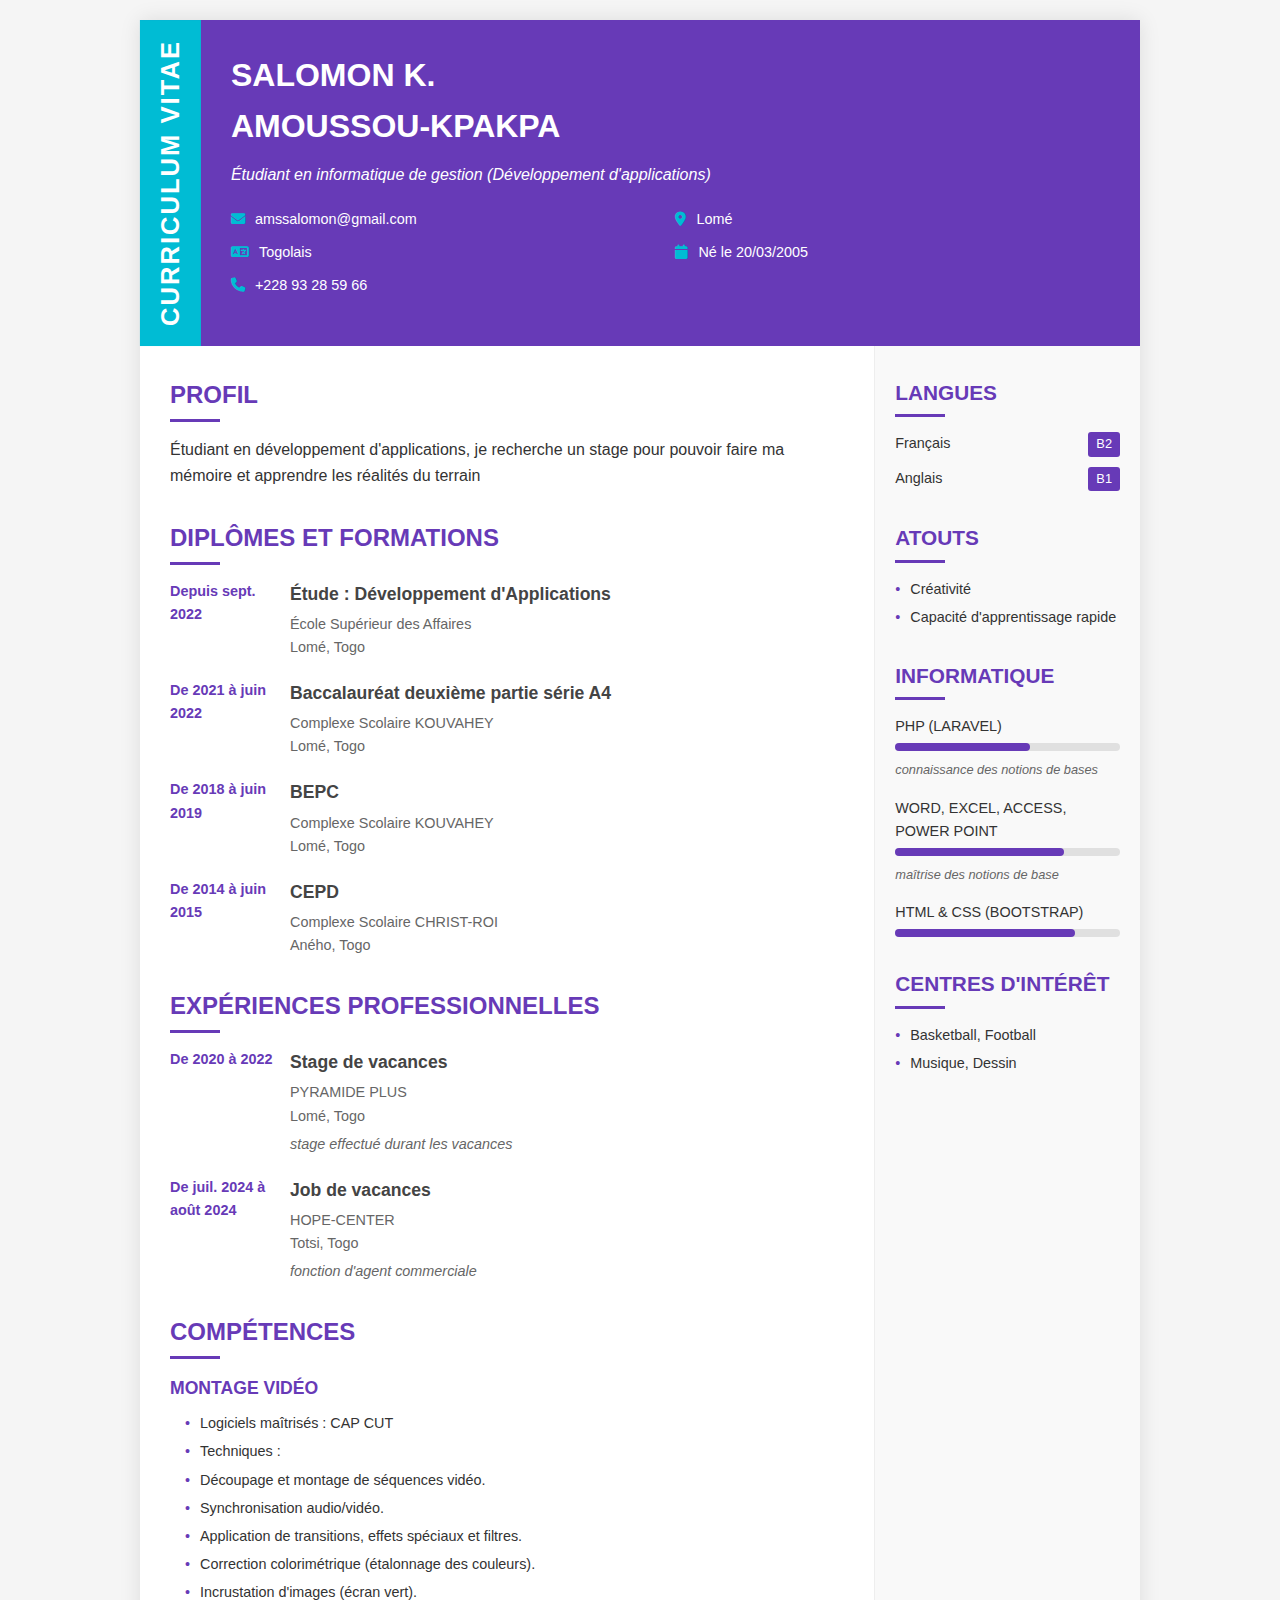
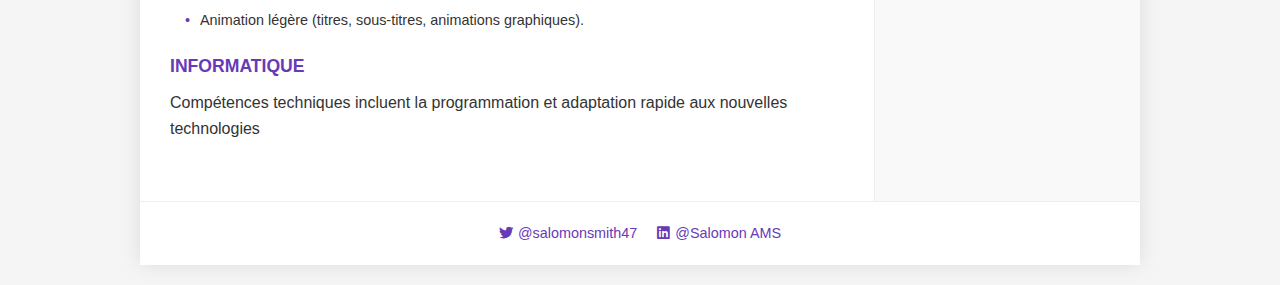
<file: index.html>
<!DOCTYPE html>
<html lang="fr">
<head>
    <meta charset="UTF-8">
    <meta name="viewport" content="width=device-width, initial-scale=1.0">
    <title>CV Salomon AMOUSSOU-KPAKPA</title>
    <link rel="stylesheet" href="style.css">
    <link rel="stylesheet" href="https://cdnjs.cloudflare.com/ajax/libs/font-awesome/6.4.0/css/all.min.css">
</head>
<body>
    <div class="cv-container">
        <!-- En-tête avec informations personnelles -->
        <header>
            <div class="sidebar-title">
                <h1>curriculum vitae</h1>
            </div>
            <div class="header-content">
                <div class="header-text">
                    <h1>Salomon K.<br>AMOUSSOU-KPAKPA</h1>
                    <p class="subtitle">Étudiant en informatique de gestion (Développement d'applications)</p>
                    
                    <div class="contact-info">
                        <p><i class="fas fa-envelope"></i> amssalomon@gmail.com</p>
                        <p><i class="fas fa-map-marker-alt"></i> Lomé</p>
                        <p><i class="fas fa-language"></i> Togolais</p>
                        <p><i class="fas fa-calendar"></i> Né le 20/03/2005</p>
                        <p><i class="fas fa-phone"></i> +228 93 28 59 66</p>
                    </div>
                </div>
            </div>
        </header>

        <main>
            <div class="main-content">
                <!-- Section Profil -->
                <section class="profile-section">
                    <h2>Profil</h2>
                    <p>Étudiant en développement d'applications, je recherche un stage pour pouvoir faire ma mémoire et apprendre les réalités du terrain</p>
                </section>

                <!-- Section Diplômes et Formations -->
                <section class="education-section">
                    <h2>Diplômes et Formations</h2>
                    
                    <div class="education-item">
                        <div class="date">Depuis sept. 2022</div>
                        <div class="education-details">
                            <h3>Étude : Développement d'Applications</h3>
                            <p>École Supérieur des Affaires<br>Lomé, Togo</p>
                        </div>
                    </div>

                    <div class="education-item">
                        <div class="date">De 2021 à juin 2022</div>
                        <div class="education-details">
                            <h3>Baccalauréat deuxième partie série A4</h3>
                            <p>Complexe Scolaire KOUVAHEY<br>Lomé, Togo</p>
                        </div>
                    </div>

                    <div class="education-item">
                        <div class="date">De 2018 à juin 2019</div>
                        <div class="education-details">
                            <h3>BEPC</h3>
                            <p>Complexe Scolaire KOUVAHEY<br>Lomé, Togo</p>
                        </div>
                    </div>

                    <div class="education-item">
                        <div class="date">De 2014 à juin 2015</div>
                        <div class="education-details">
                            <h3>CEPD</h3>
                            <p>Complexe Scolaire CHRIST-ROI<br>Aného, Togo</p>
                        </div>
                    </div>
                </section>

                <!-- Section Expériences professionnelles -->
                <section class="experience-section">
                    <h2>Expériences professionnelles</h2>
                    
                    <div class="experience-item">
                        <div class="date">De 2020 à 2022</div>
                        <div class="experience-details">
                            <h3>Stage de vacances</h3>
                            <p>PYRAMIDE PLUS<br>Lomé, Togo</p>
                            <p class="job-description">stage effectué durant les vacances</p>
                        </div>
                    </div>

                    <div class="experience-item">
                        <div class="date">De juil. 2024 à août 2024</div>
                        <div class="experience-details">
                            <h3>Job de vacances</h3>
                            <p>HOPE-CENTER<br>Totsi, Togo</p>
                            <p class="job-description">fonction d'agent commerciale</p>
                        </div>
                    </div>
                </section>

                <!-- Section Compétences -->
                <section class="skills-section">
                    <h2>Compétences</h2>
                    
                    <div class="skill-category">
                        <h3>MONTAGE VIDÉO</h3>
                        <ul>
                            <li>Logiciels maîtrisés : CAP CUT</li>
                            <li>Techniques :</li>
                            <li>Découpage et montage de séquences vidéo.</li>
                            <li>Synchronisation audio/vidéo.</li>
                            <li>Application de transitions, effets spéciaux et filtres.</li>
                            <li>Correction colorimétrique (étalonnage des couleurs).</li>
                            <li>Incrustation d'images (écran vert).</li>
                            <li>Animation légère (titres, sous-titres, animations graphiques).</li>
                        </ul>
                    </div>

                    <div class="skill-category">
                        <h3>INFORMATIQUE</h3>
                        <p>Compétences techniques incluent la programmation et adaptation rapide aux nouvelles technologies</p>
                    </div>
                </section>
            </div>

            <div class="sidebar">
                <!-- Section Langues -->
                <section class="languages-section">
                    <h2>Langues</h2>
                    <div class="language-item">
                        <span class="language-name">Français</span>
                        <span class="language-level">B2</span>
                    </div>
                    <div class="language-item">
                        <span class="language-name">Anglais</span>
                        <span class="language-level">B1</span>
                    </div>
                </section>

                <!-- Section Atouts -->
                <section class="strengths-section">
                    <h2>Atouts</h2>
                    <ul>
                        <li>Créativité</li>
                        <li>Capacité d'apprentissage rapide</li>
                    </ul>
                </section>

                <!-- Section Informatique -->
                <section class="it-section">
                    <h2>Informatique</h2>
                    <div class="it-skill">
                        <span class="skill-name">PHP (LARAVEL)</span>
                        <div class="skill-bar">
                            <div class="skill-level php"></div>
                        </div>
                        <span class="skill-description">connaissance des notions de bases</span>
                    </div>
                    <div class="it-skill">
                        <span class="skill-name">WORD, EXCEL, ACCESS, POWER POINT</span>
                        <div class="skill-bar">
                            <div class="skill-level office"></div>
                        </div>
                        <span class="skill-description">maîtrise des notions de base</span>
                    </div>
                    <div class="it-skill">
                        <span class="skill-name">HTML & CSS (BOOTSTRAP)</span>
                        <div class="skill-bar">
                            <div class="skill-level html-css"></div>
                        </div>
                    </div>
                </section>

                <!-- Section Centres d'intérêt -->
                <section class="interests-section">
                    <h2>Centres d'intérêt</h2>
                    <ul>
                        <li>Basketball, Football</li>
                        <li>Musique, Dessin</li>
                    </ul>
                </section>
            </div>
        </main>

        <footer>
            <div class="social-links">
                <a href="https://twitter.com/@SalomonSmith12" target="_blank"><i class="fab fa-twitter"></i> @salomonsmith47</a>
                <a href="https://www.linkedin.com/in/salomon-ams-890b94275" target="_blank"><i class="fab fa-linkedin"></i> @Salomon AMS</a>
            </div>
        </footer>
    </div>
</body>
</html>
</file>
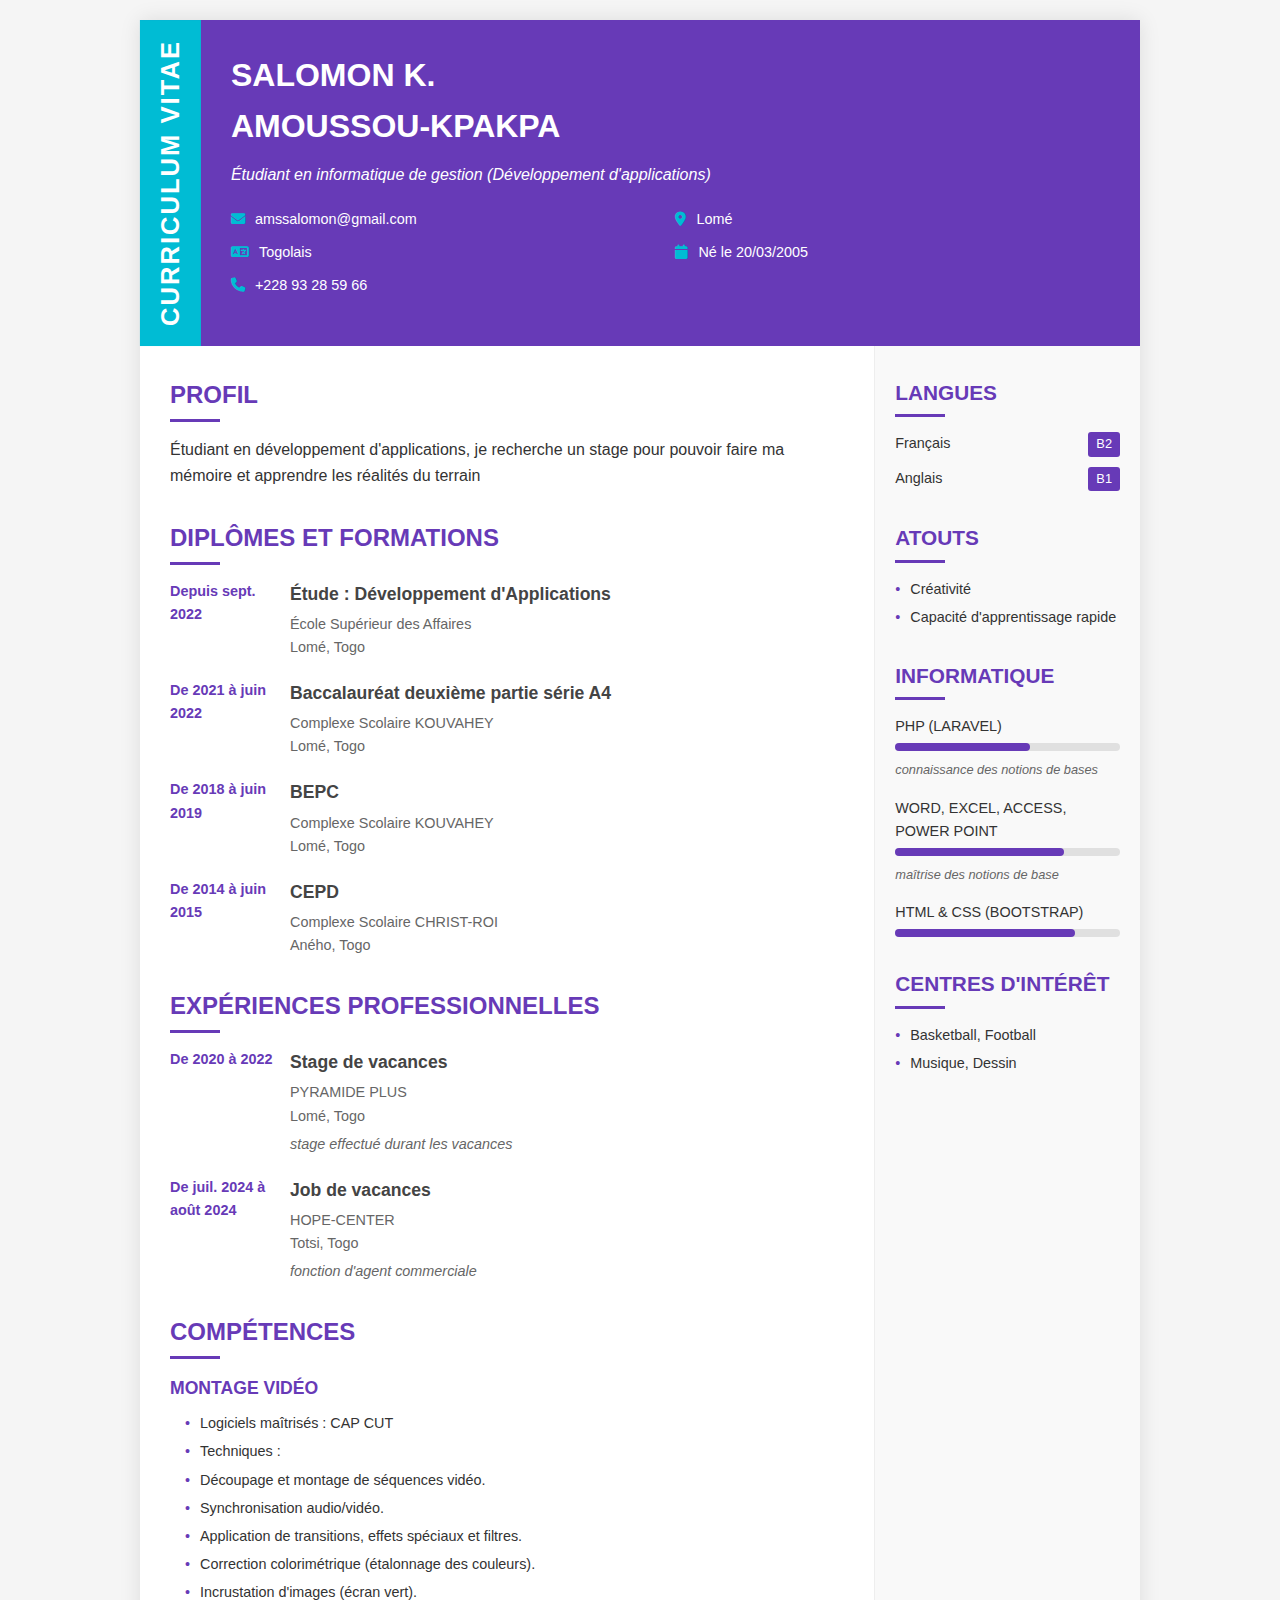
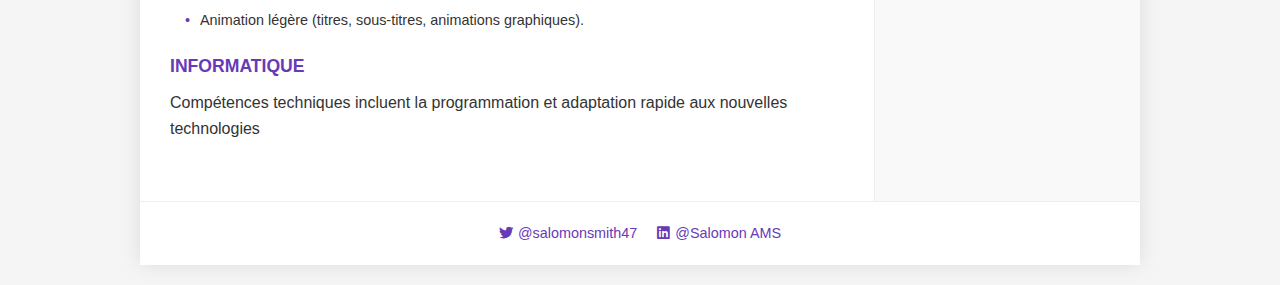
<file: CV_Salomon_AMOUSSOU-KPAKPA.html>
<!DOCTYPE html>
<html lang="fr">
<head>
    <meta charset="UTF-8">
    <meta name="viewport" content="width=device-width, initial-scale=1.0">
    <title>CV Salomon AMOUSSOU-KPAKPA</title>
    <link rel="stylesheet" href="CV_Salomon_AMOUSSOU-KPAKPA.css">
    <link rel="stylesheet" href="https://cdnjs.cloudflare.com/ajax/libs/font-awesome/6.4.0/css/all.min.css">
</head>
<body>
    <div class="cv-container">
        <!-- En-tête avec informations personnelles -->
        <header>
            <div class="sidebar-title">
                <h1>curriculum vitae</h1>
            </div>
            <div class="header-content">
                <div class="header-text">
                    <h1>Salomon K.<br>AMOUSSOU-KPAKPA</h1>
                    <p class="subtitle">Étudiant en informatique de gestion (Développement d'applications)</p>
                    
                    <div class="contact-info">
                        <p><i class="fas fa-envelope"></i> amssalomon@gmail.com</p>
                        <p><i class="fas fa-map-marker-alt"></i> Lomé</p>
                        <p><i class="fas fa-language"></i> Togolais</p>
                        <p><i class="fas fa-calendar"></i> Né le 20/03/2005</p>
                        <p><i class="fas fa-phone"></i> +228 93 28 59 66</p>
                    </div>
                </div>
            </div>
        </header>

        <main>
            <div class="main-content">
                <!-- Section Profil -->
                <section class="profile-section">
                    <h2>Profil</h2>
                    <p>Étudiant en développement d'applications, je recherche un stage pour pouvoir faire ma mémoire et apprendre les réalités du terrain</p>
                </section>

                <!-- Section Diplômes et Formations -->
                <section class="education-section">
                    <h2>Diplômes et Formations</h2>
                    
                    <div class="education-item">
                        <div class="date">Depuis sept. 2022</div>
                        <div class="education-details">
                            <h3>Étude : Développement d'Applications</h3>
                            <p>École Supérieur des Affaires<br>Lomé, Togo</p>
                        </div>
                    </div>

                    <div class="education-item">
                        <div class="date">De 2021 à juin 2022</div>
                        <div class="education-details">
                            <h3>Baccalauréat deuxième partie série A4</h3>
                            <p>Complexe Scolaire KOUVAHEY<br>Lomé, Togo</p>
                        </div>
                    </div>

                    <div class="education-item">
                        <div class="date">De 2018 à juin 2019</div>
                        <div class="education-details">
                            <h3>BEPC</h3>
                            <p>Complexe Scolaire KOUVAHEY<br>Lomé, Togo</p>
                        </div>
                    </div>

                    <div class="education-item">
                        <div class="date">De 2014 à juin 2015</div>
                        <div class="education-details">
                            <h3>CEPD</h3>
                            <p>Complexe Scolaire CHRIST-ROI<br>Aného, Togo</p>
                        </div>
                    </div>
                </section>

                <!-- Section Expériences professionnelles -->
                <section class="experience-section">
                    <h2>Expériences professionnelles</h2>
                    
                    <div class="experience-item">
                        <div class="date">De 2020 à 2022</div>
                        <div class="experience-details">
                            <h3>Stage de vacances</h3>
                            <p>PYRAMIDE PLUS<br>Lomé, Togo</p>
                            <p class="job-description">stage effectué durant les vacances</p>
                        </div>
                    </div>

                    <div class="experience-item">
                        <div class="date">De juil. 2024 à août 2024</div>
                        <div class="experience-details">
                            <h3>Job de vacances</h3>
                            <p>HOPE-CENTER<br>Totsi, Togo</p>
                            <p class="job-description">fonction d'agent commerciale</p>
                        </div>
                    </div>
                </section>

                <!-- Section Compétences -->
                <section class="skills-section">
                    <h2>Compétences</h2>
                    
                    <div class="skill-category">
                        <h3>MONTAGE VIDÉO</h3>
                        <ul>
                            <li>Logiciels maîtrisés : CAP CUT</li>
                            <li>Techniques :</li>
                            <li>Découpage et montage de séquences vidéo.</li>
                            <li>Synchronisation audio/vidéo.</li>
                            <li>Application de transitions, effets spéciaux et filtres.</li>
                            <li>Correction colorimétrique (étalonnage des couleurs).</li>
                            <li>Incrustation d'images (écran vert).</li>
                            <li>Animation légère (titres, sous-titres, animations graphiques).</li>
                        </ul>
                    </div>

                    <div class="skill-category">
                        <h3>INFORMATIQUE</h3>
                        <p>Compétences techniques incluent la programmation et adaptation rapide aux nouvelles technologies</p>
                    </div>
                </section>
            </div>

            <div class="sidebar">
                <!-- Section Langues -->
                <section class="languages-section">
                    <h2>Langues</h2>
                    <div class="language-item">
                        <span class="language-name">Français</span>
                        <span class="language-level">B2</span>
                    </div>
                    <div class="language-item">
                        <span class="language-name">Anglais</span>
                        <span class="language-level">B1</span>
                    </div>
                </section>

                <!-- Section Atouts -->
                <section class="strengths-section">
                    <h2>Atouts</h2>
                    <ul>
                        <li>Créativité</li>
                        <li>Capacité d'apprentissage rapide</li>
                    </ul>
                </section>

                <!-- Section Informatique -->
                <section class="it-section">
                    <h2>Informatique</h2>
                    <div class="it-skill">
                        <span class="skill-name">PHP (LARAVEL)</span>
                        <div class="skill-bar">
                            <div class="skill-level php"></div>
                        </div>
                        <span class="skill-description">connaissance des notions de bases</span>
                    </div>
                    <div class="it-skill">
                        <span class="skill-name">WORD, EXCEL, ACCESS, POWER POINT</span>
                        <div class="skill-bar">
                            <div class="skill-level office"></div>
                        </div>
                        <span class="skill-description">maîtrise des notions de base</span>
                    </div>
                    <div class="it-skill">
                        <span class="skill-name">HTML & CSS (BOOTSTRAP)</span>
                        <div class="skill-bar">
                            <div class="skill-level html-css"></div>
                        </div>
                    </div>
                </section>

                <!-- Section Centres d'intérêt -->
                <section class="interests-section">
                    <h2>Centres d'intérêt</h2>
                    <ul>
                        <li>Basketball, Football</li>
                        <li>Musique, Dessin</li>
                    </ul>
                </section>
            </div>
        </main>

        <footer>
            <div class="social-links">
                <a href="https://twitter.com/salomonsmith47" target="_blank"><i class="fab fa-twitter"></i> @salomonsmith47</a>
                <a href="https://linkedin.com/in/salomon-ams" target="_blank"><i class="fab fa-linkedin"></i> @Salomon AMS</a>
            </div>
        </footer>
    </div>
</body>
</html>
</file>
<file: style.css>
/* ===== STYLES GÉNÉRAUX ===== */
/* Réinitialisation des marges et paddings pour tous les éléments */
* {
    margin: 0;
    padding: 0;
    box-sizing: border-box; /* Inclut padding et bordure dans la largeur/hauteur totale */
    font-family: 'Arial', sans-serif; /* Police par défaut pour tout le document */
}

/* Style de base pour le corps de la page */
body {
    background-color: #f5f5f5; /* Couleur de fond légère pour la page */
    color: #333; /* Couleur de texte principale */
    line-height: 1.6; /* Espacement des lignes pour une meilleure lisibilité */
}

/* Conteneur principal du CV */
.cv-container {
    max-width: 1000px; /* Largeur maximale du CV */
    margin: 20px auto; /* Centrage horizontal avec marge verticale */
    background-color: white; /* Fond blanc pour le CV */
    box-shadow: 0 0 20px rgba(0, 0, 0, 0.1); /* Ombre légère pour effet de profondeur */
    display: flex;
    flex-direction: column; /* Organisation verticale des sections */
}

/* ===== EN-TÊTE DU CV ===== */
header {
    display: flex; /* Disposition flexible pour l'en-tête */
    background-color: #673ab7; /* Couleur violette comme sur l'image originale */
    color: white; /* Texte blanc pour contraste */
    position: relative; /* Pour le positionnement des éléments enfants */
}

/* Barre latérale avec le titre "curriculum vitae" */
.sidebar-title {
    writing-mode: vertical-lr; /* Texte vertical */
    transform: rotate(180deg); /* Rotation pour orientation correcte */
    padding: 20px 10px; /* Espacement interne */
    background-color: #00bcd4; /* Couleur turquoise */
    text-transform: uppercase; /* Texte en majuscules */
    font-size: 0.8rem; /* Taille de police réduite */
    letter-spacing: 2px; /* Espacement entre les lettres */
    display: flex;
    align-items: center;
    justify-content: center; /* Centrage du texte */
}

/* Zone principale de l'en-tête */
.header-content {
    padding: 30px; /* Espacement interne */
    flex-grow: 1; /* Occupe tout l'espace disponible */
}

/* Style du nom dans l'en-tête */
.header-text h1 {
    font-size: 2rem; /* Taille de police grande pour le nom */
    margin-bottom: 10px; /* Espacement sous le nom */
    text-transform: uppercase; /* Nom en majuscules */
    font-weight: bold; /* Texte en gras */
}

/* Style du sous-titre (profession) */
.subtitle {
    font-size: 1rem; /* Taille de police moyenne */
    margin-bottom: 20px; /* Espacement sous le sous-titre */
    font-style: italic; /* Texte en italique */
}

/* Disposition des informations de contact */
.contact-info {
    display: grid;
    grid-template-columns: 1fr 1fr; /* Disposition en deux colonnes */
    gap: 10px; /* Espacement entre les éléments */
    margin-top: 20px; /* Marge au-dessus de la section */
}

/* Style des lignes d'information de contact */
.contact-info p {
    display: flex;
    align-items: center; /* Alignement vertical des icônes et du texte */
    font-size: 0.9rem; /* Taille de police réduite */
}

/* Style des icônes dans les informations de contact */
.contact-info i {
    margin-right: 10px; /* Espacement entre l'icône et le texte */
    color: #00bcd4; /* Couleur turquoise pour les icônes */
}

/* ===== CORPS PRINCIPAL DU CV ===== */
main {
    display: flex; /* Disposition flexible pour le corps principal */
}

/* Zone principale de contenu (côté gauche) */
.main-content {
    flex: 3; /* Prend 3/4 de l'espace disponible */
    padding: 30px; /* Espacement interne */
}

/* Barre latérale (côté droit) */
.sidebar {
    flex: 1; /* Prend 1/4 de l'espace disponible */
    background-color: #f9f9f9; /* Fond légèrement grisé */
    padding: 30px 20px; /* Espacement interne */
    border-left: 1px solid #eee; /* Bordure gauche légère */
}

/* ===== STYLE COMMUN DES SECTIONS ===== */
section {
    margin-bottom: 30px; /* Espacement entre les sections */
}

/* Style des titres de section */
h2 {
    color: #673ab7; /* Couleur violette pour les titres */
    font-size: 1.5rem; /* Taille de police pour les titres */
    margin-bottom: 15px; /* Espacement sous les titres */
    text-transform: uppercase; /* Titres en majuscules */
    position: relative; /* Pour le positionnement de la ligne décorative */
    padding-bottom: 8px; /* Espace pour la ligne décorative */
}

/* Ligne décorative sous les titres */
h2::after {
    content: ''; /* Contenu vide pour l'élément pseudo */
    position: absolute; /* Positionnement absolu */
    bottom: 0; /* Aligné au bas du titre */
    left: 0; /* Aligné à gauche */
    width: 50px; /* Largeur de la ligne */
    height: 3px; /* Hauteur/épaisseur de la ligne */
    background-color: #673ab7; /* Couleur violette */
}

/* ===== SECTION PROFIL ===== */
.profile-section p {
    font-size: 1rem; /* Taille de police standard */
    line-height: 1.6; /* Espacement des lignes */
}

/* ===== SECTIONS DIPLÔMES ET EXPÉRIENCES ===== */
.education-item, .experience-item {
    display: flex; /* Disposition flexible */
    margin-bottom: 20px; /* Espacement entre les éléments */
}

/* Style des dates */
.date {
    width: 120px; /* Largeur fixe pour la colonne des dates */
    font-size: 0.9rem; /* Taille de police réduite */
    color: #673ab7; /* Couleur violette */
    font-weight: bold; /* Texte en gras */
}

/* Style des titres dans les sections diplômes et expériences */
.education-details h3, .experience-details h3 {
    font-size: 1.1rem; /* Taille de police moyenne */
    margin-bottom: 5px; /* Espacement sous les titres */
    color: #444; /* Couleur de texte foncée */
}

/* Style du texte dans les sections diplômes et expériences */
.education-details p, .experience-details p {
    font-size: 0.9rem; /* Taille de police réduite */
    color: #666; /* Couleur de texte grise */
}

/* Style de la description de poste */
.job-description {
    font-style: italic; /* Texte en italique */
    margin-top: 5px; /* Espacement au-dessus */
}

/* ===== SECTION COMPÉTENCES ===== */
.skill-category {
    margin-bottom: 20px; /* Espacement entre les catégories */
}

/* Style des titres de catégorie de compétence */
.skill-category h3 {
    color: #673ab7; /* Couleur violette */
    font-size: 1.1rem; /* Taille de police moyenne */
    margin-bottom: 10px; /* Espacement sous les titres */
    text-transform: uppercase; /* Texte en majuscules */
}

/* Style des listes de compétences */
.skill-category ul {
    list-style-type: none; /* Suppression des puces par défaut */
    padding-left: 15px; /* Indentation */
}

/* Style des éléments de liste de compétences */
.skill-category li {
    margin-bottom: 5px; /* Espacement entre les éléments */
    position: relative; /* Pour le positionnement des puces personnalisées */
    padding-left: 15px; /* Espace pour les puces personnalisées */
    font-size: 0.9rem; /* Taille de police réduite */
}

/* Puces personnalisées pour les listes de compétences */
.skill-category li::before {
    content: '•'; /* Caractère de puce */
    position: absolute; /* Positionnement absolu */
    left: 0; /* Aligné à gauche */
    color: #673ab7; /* Couleur violette */
}

/* ===== SECTIONS DE LA BARRE LATÉRALE ===== */
.sidebar h2 {
    font-size: 1.3rem; /* Taille de police légèrement réduite pour les titres */
}

/* ===== SECTION LANGUES ===== */
.language-item {
    display: flex;
    justify-content: space-between; /* Espacement entre le nom et le niveau */
    margin-bottom: 10px; /* Espacement entre les langues */
    font-size: 0.9rem; /* Taille de police réduite */
}

/* Style des niveaux de langue */
.language-level {
    background-color: #673ab7; /* Fond violet */
    color: white; /* Texte blanc */
    padding: 2px 8px; /* Espacement interne */
    border-radius: 3px; /* Coins arrondis */
    font-size: 0.8rem; /* Taille de police très réduite */
}

/* ===== SECTION ATOUTS ===== */
.strengths-section ul {
    list-style-type: none; /* Suppression des puces par défaut */
}

/* Style des éléments de liste d'atouts */
.strengths-section li {
    margin-bottom: 5px; /* Espacement entre les éléments */
    position: relative; /* Pour le positionnement des puces personnalisées */
    padding-left: 15px; /* Espace pour les puces personnalisées */
    font-size: 0.9rem; /* Taille de police réduite */
}

/* Puces personnalisées pour les listes d'atouts */
.strengths-section li::before {
    content: '•'; /* Caractère de puce */
    position: absolute; /* Positionnement absolu */
    left: 0; /* Aligné à gauche */
    color: #673ab7; /* Couleur violette */
}

/* ===== SECTION INFORMATIQUE ===== */
.it-skill {
    margin-bottom: 15px; /* Espacement entre les compétences */
}

/* Style des noms de compétence informatique */
.skill-name {
    display: block; /* Affichage en bloc */
    font-size: 0.9rem; /* Taille de police réduite */
    margin-bottom: 5px; /* Espacement sous le nom */
}

/* Style des barres de progression */
.skill-bar {
    height: 8px; /* Hauteur de la barre */
    background-color: #e0e0e0; /* Couleur de fond grise */
    border-radius: 4px; /* Coins arrondis */
    margin-bottom: 5px; /* Espacement sous la barre */
}

/* Style du niveau de compétence dans les barres */
.skill-level {
    height: 100%; /* Hauteur complète */
    border-radius: 4px; /* Coins arrondis */
    background-color: #673ab7; /* Couleur violette */
}

/* Niveaux spécifiques pour chaque compétence */
.php {
    width: 60%; /* Niveau PHP à 60% */
}

.office {
    width: 75%; /* Niveau Office à 75% */
}

.html-css {
    width: 80%; /* Niveau HTML/CSS à 80% */
}

/* Style des descriptions de compétence */
.skill-description {
    font-size: 0.8rem; /* Taille de police très réduite */
    color: #666; /* Couleur de texte grise */
    font-style: italic; /* Texte en italique */
}

/* ===== SECTION CENTRES D'INTÉRÊT ===== */
.interests-section ul {
    list-style-type: none; /* Suppression des puces par défaut */
}

/* Style des éléments de liste de centres d'intérêt */
.interests-section li {
    margin-bottom: 5px; /* Espacement entre les éléments */
    position: relative; /* Pour le positionnement des puces personnalisées */
    padding-left: 15px; /* Espace pour les puces personnalisées */
    font-size: 0.9rem; /* Taille de police réduite */
}

/* Puces personnalisées pour les listes de centres d'intérêt */
.interests-section li::before {
    content: '•'; /* Caractère de puce */
    position: absolute; /* Positionnement absolu */
    left: 0; /* Aligné à gauche */
    color: #673ab7; /* Couleur violette */
}

/* ===== PIED DE PAGE ===== */
footer {
    padding: 20px; /* Espacement interne */
    text-align: center; /* Centrage du texte */
    border-top: 1px solid #eee; /* Bordure supérieure légère */
}

/* Style des liens sociaux */
.social-links {
    display: flex;
    justify-content: center; /* Centrage horizontal */
    gap: 20px; /* Espacement entre les liens */
}

/* Style des liens */
.social-links a {
    color: #673ab7; /* Couleur violette */
    text-decoration: none; /* Suppression du soulignement */
    font-size: 0.9rem; /* Taille de police réduite */
    display: flex;
    align-items: center; /* Alignement vertical des icônes et du texte */
}

/* Style des icônes dans les liens sociaux */
.social-links i {
    margin-right: 5px; /* Espacement entre l'icône et le texte */
}

/* ===== DESIGN RESPONSIVE ===== */
@media (max-width: 768px) {
    /* Changement de disposition pour les écrans étroits */
    main {
        flex-direction: column; /* Disposition verticale */
    }
    
    /* Ajustement des informations de contact */
    .contact-info {
        grid-template-columns: 1fr; /* Une seule colonne */
    }
    
    /* Ajustement des sections diplômes et expériences */
    .education-item, .experience-item {
        flex-direction: column; /* Disposition verticale */
    }
    
    /* Ajustement des dates */
    .date {
        width: 100%; /* Largeur complète */
        margin-bottom: 5px; /* Espacement sous les dates */
    }
}
</file>
<file: CV_Salomon_AMOUSSOU-KPAKPA.css>
/* ===== STYLES GÉNÉRAUX ===== */
/* Réinitialisation des marges et paddings pour tous les éléments */
* {
    margin: 0;
    padding: 0;
    box-sizing: border-box; /* Inclut padding et bordure dans la largeur/hauteur totale */
    font-family: 'Arial', sans-serif; /* Police par défaut pour tout le document */
}

/* Style de base pour le corps de la page */
body {
    background-color: #f5f5f5; /* Couleur de fond légère pour la page */
    color: #333; /* Couleur de texte principale */
    line-height: 1.6; /* Espacement des lignes pour une meilleure lisibilité */
}

/* Conteneur principal du CV */
.cv-container {
    max-width: 1000px; /* Largeur maximale du CV */
    margin: 20px auto; /* Centrage horizontal avec marge verticale */
    background-color: white; /* Fond blanc pour le CV */
    box-shadow: 0 0 20px rgba(0, 0, 0, 0.1); /* Ombre légère pour effet de profondeur */
    display: flex;
    flex-direction: column; /* Organisation verticale des sections */
}

/* ===== EN-TÊTE DU CV ===== */
header {
    display: flex; /* Disposition flexible pour l'en-tête */
    background-color: #673ab7; /* Couleur violette comme sur l'image originale */
    color: white; /* Texte blanc pour contraste */
    position: relative; /* Pour le positionnement des éléments enfants */
}

/* Barre latérale avec le titre "curriculum vitae" */
.sidebar-title {
    writing-mode: vertical-lr; /* Texte vertical */
    transform: rotate(180deg); /* Rotation pour orientation correcte */
    padding: 20px 10px; /* Espacement interne */
    background-color: #00bcd4; /* Couleur turquoise */
    text-transform: uppercase; /* Texte en majuscules */
    font-size: 0.8rem; /* Taille de police réduite */
    letter-spacing: 2px; /* Espacement entre les lettres */
    display: flex;
    align-items: center;
    justify-content: center; /* Centrage du texte */
}

/* Zone principale de l'en-tête */
.header-content {
    padding: 30px; /* Espacement interne */
    flex-grow: 1; /* Occupe tout l'espace disponible */
}

/* Style du nom dans l'en-tête */
.header-text h1 {
    font-size: 2rem; /* Taille de police grande pour le nom */
    margin-bottom: 10px; /* Espacement sous le nom */
    text-transform: uppercase; /* Nom en majuscules */
    font-weight: bold; /* Texte en gras */
}

/* Style du sous-titre (profession) */
.subtitle {
    font-size: 1rem; /* Taille de police moyenne */
    margin-bottom: 20px; /* Espacement sous le sous-titre */
    font-style: italic; /* Texte en italique */
}

/* Disposition des informations de contact */
.contact-info {
    display: grid;
    grid-template-columns: 1fr 1fr; /* Disposition en deux colonnes */
    gap: 10px; /* Espacement entre les éléments */
    margin-top: 20px; /* Marge au-dessus de la section */
}

/* Style des lignes d'information de contact */
.contact-info p {
    display: flex;
    align-items: center; /* Alignement vertical des icônes et du texte */
    font-size: 0.9rem; /* Taille de police réduite */
}

/* Style des icônes dans les informations de contact */
.contact-info i {
    margin-right: 10px; /* Espacement entre l'icône et le texte */
    color: #00bcd4; /* Couleur turquoise pour les icônes */
}

/* ===== CORPS PRINCIPAL DU CV ===== */
main {
    display: flex; /* Disposition flexible pour le corps principal */
}

/* Zone principale de contenu (côté gauche) */
.main-content {
    flex: 3; /* Prend 3/4 de l'espace disponible */
    padding: 30px; /* Espacement interne */
}

/* Barre latérale (côté droit) */
.sidebar {
    flex: 1; /* Prend 1/4 de l'espace disponible */
    background-color: #f9f9f9; /* Fond légèrement grisé */
    padding: 30px 20px; /* Espacement interne */
    border-left: 1px solid #eee; /* Bordure gauche légère */
}

/* ===== STYLE COMMUN DES SECTIONS ===== */
section {
    margin-bottom: 30px; /* Espacement entre les sections */
}

/* Style des titres de section */
h2 {
    color: #673ab7; /* Couleur violette pour les titres */
    font-size: 1.5rem; /* Taille de police pour les titres */
    margin-bottom: 15px; /* Espacement sous les titres */
    text-transform: uppercase; /* Titres en majuscules */
    position: relative; /* Pour le positionnement de la ligne décorative */
    padding-bottom: 8px; /* Espace pour la ligne décorative */
}

/* Ligne décorative sous les titres */
h2::after {
    content: ''; /* Contenu vide pour l'élément pseudo */
    position: absolute; /* Positionnement absolu */
    bottom: 0; /* Aligné au bas du titre */
    left: 0; /* Aligné à gauche */
    width: 50px; /* Largeur de la ligne */
    height: 3px; /* Hauteur/épaisseur de la ligne */
    background-color: #673ab7; /* Couleur violette */
}

/* ===== SECTION PROFIL ===== */
.profile-section p {
    font-size: 1rem; /* Taille de police standard */
    line-height: 1.6; /* Espacement des lignes */
}

/* ===== SECTIONS DIPLÔMES ET EXPÉRIENCES ===== */
.education-item, .experience-item {
    display: flex; /* Disposition flexible */
    margin-bottom: 20px; /* Espacement entre les éléments */
}

/* Style des dates */
.date {
    width: 120px; /* Largeur fixe pour la colonne des dates */
    font-size: 0.9rem; /* Taille de police réduite */
    color: #673ab7; /* Couleur violette */
    font-weight: bold; /* Texte en gras */
}

/* Style des titres dans les sections diplômes et expériences */
.education-details h3, .experience-details h3 {
    font-size: 1.1rem; /* Taille de police moyenne */
    margin-bottom: 5px; /* Espacement sous les titres */
    color: #444; /* Couleur de texte foncée */
}

/* Style du texte dans les sections diplômes et expériences */
.education-details p, .experience-details p {
    font-size: 0.9rem; /* Taille de police réduite */
    color: #666; /* Couleur de texte grise */
}

/* Style de la description de poste */
.job-description {
    font-style: italic; /* Texte en italique */
    margin-top: 5px; /* Espacement au-dessus */
}

/* ===== SECTION COMPÉTENCES ===== */
.skill-category {
    margin-bottom: 20px; /* Espacement entre les catégories */
}

/* Style des titres de catégorie de compétence */
.skill-category h3 {
    color: #673ab7; /* Couleur violette */
    font-size: 1.1rem; /* Taille de police moyenne */
    margin-bottom: 10px; /* Espacement sous les titres */
    text-transform: uppercase; /* Texte en majuscules */
}

/* Style des listes de compétences */
.skill-category ul {
    list-style-type: none; /* Suppression des puces par défaut */
    padding-left: 15px; /* Indentation */
}

/* Style des éléments de liste de compétences */
.skill-category li {
    margin-bottom: 5px; /* Espacement entre les éléments */
    position: relative; /* Pour le positionnement des puces personnalisées */
    padding-left: 15px; /* Espace pour les puces personnalisées */
    font-size: 0.9rem; /* Taille de police réduite */
}

/* Puces personnalisées pour les listes de compétences */
.skill-category li::before {
    content: '•'; /* Caractère de puce */
    position: absolute; /* Positionnement absolu */
    left: 0; /* Aligné à gauche */
    color: #673ab7; /* Couleur violette */
}

/* ===== SECTIONS DE LA BARRE LATÉRALE ===== */
.sidebar h2 {
    font-size: 1.3rem; /* Taille de police légèrement réduite pour les titres */
}

/* ===== SECTION LANGUES ===== */
.language-item {
    display: flex;
    justify-content: space-between; /* Espacement entre le nom et le niveau */
    margin-bottom: 10px; /* Espacement entre les langues */
    font-size: 0.9rem; /* Taille de police réduite */
}

/* Style des niveaux de langue */
.language-level {
    background-color: #673ab7; /* Fond violet */
    color: white; /* Texte blanc */
    padding: 2px 8px; /* Espacement interne */
    border-radius: 3px; /* Coins arrondis */
    font-size: 0.8rem; /* Taille de police très réduite */
}

/* ===== SECTION ATOUTS ===== */
.strengths-section ul {
    list-style-type: none; /* Suppression des puces par défaut */
}

/* Style des éléments de liste d'atouts */
.strengths-section li {
    margin-bottom: 5px; /* Espacement entre les éléments */
    position: relative; /* Pour le positionnement des puces personnalisées */
    padding-left: 15px; /* Espace pour les puces personnalisées */
    font-size: 0.9rem; /* Taille de police réduite */
}

/* Puces personnalisées pour les listes d'atouts */
.strengths-section li::before {
    content: '•'; /* Caractère de puce */
    position: absolute; /* Positionnement absolu */
    left: 0; /* Aligné à gauche */
    color: #673ab7; /* Couleur violette */
}

/* ===== SECTION INFORMATIQUE ===== */
.it-skill {
    margin-bottom: 15px; /* Espacement entre les compétences */
}

/* Style des noms de compétence informatique */
.skill-name {
    display: block; /* Affichage en bloc */
    font-size: 0.9rem; /* Taille de police réduite */
    margin-bottom: 5px; /* Espacement sous le nom */
}

/* Style des barres de progression */
.skill-bar {
    height: 8px; /* Hauteur de la barre */
    background-color: #e0e0e0; /* Couleur de fond grise */
    border-radius: 4px; /* Coins arrondis */
    margin-bottom: 5px; /* Espacement sous la barre */
}

/* Style du niveau de compétence dans les barres */
.skill-level {
    height: 100%; /* Hauteur complète */
    border-radius: 4px; /* Coins arrondis */
    background-color: #673ab7; /* Couleur violette */
}

/* Niveaux spécifiques pour chaque compétence */
.php {
    width: 60%; /* Niveau PHP à 60% */
}

.office {
    width: 75%; /* Niveau Office à 75% */
}

.html-css {
    width: 80%; /* Niveau HTML/CSS à 80% */
}

/* Style des descriptions de compétence */
.skill-description {
    font-size: 0.8rem; /* Taille de police très réduite */
    color: #666; /* Couleur de texte grise */
    font-style: italic; /* Texte en italique */
}

/* ===== SECTION CENTRES D'INTÉRÊT ===== */
.interests-section ul {
    list-style-type: none; /* Suppression des puces par défaut */
}

/* Style des éléments de liste de centres d'intérêt */
.interests-section li {
    margin-bottom: 5px; /* Espacement entre les éléments */
    position: relative; /* Pour le positionnement des puces personnalisées */
    padding-left: 15px; /* Espace pour les puces personnalisées */
    font-size: 0.9rem; /* Taille de police réduite */
}

/* Puces personnalisées pour les listes de centres d'intérêt */
.interests-section li::before {
    content: '•'; /* Caractère de puce */
    position: absolute; /* Positionnement absolu */
    left: 0; /* Aligné à gauche */
    color: #673ab7; /* Couleur violette */
}

/* ===== PIED DE PAGE ===== */
footer {
    padding: 20px; /* Espacement interne */
    text-align: center; /* Centrage du texte */
    border-top: 1px solid #eee; /* Bordure supérieure légère */
}

/* Style des liens sociaux */
.social-links {
    display: flex;
    justify-content: center; /* Centrage horizontal */
    gap: 20px; /* Espacement entre les liens */
}

/* Style des liens */
.social-links a {
    color: #673ab7; /* Couleur violette */
    text-decoration: none; /* Suppression du soulignement */
    font-size: 0.9rem; /* Taille de police réduite */
    display: flex;
    align-items: center; /* Alignement vertical des icônes et du texte */
}

/* Style des icônes dans les liens sociaux */
.social-links i {
    margin-right: 5px; /* Espacement entre l'icône et le texte */
}

/* ===== DESIGN RESPONSIVE ===== */
@media (max-width: 768px) {
    /* Changement de disposition pour les écrans étroits */
    main {
        flex-direction: column; /* Disposition verticale */
    }
    
    /* Ajustement des informations de contact */
    .contact-info {
        grid-template-columns: 1fr; /* Une seule colonne */
    }
    
    /* Ajustement des sections diplômes et expériences */
    .education-item, .experience-item {
        flex-direction: column; /* Disposition verticale */
    }
    
    /* Ajustement des dates */
    .date {
        width: 100%; /* Largeur complète */
        margin-bottom: 5px; /* Espacement sous les dates */
    }
}
</file>
